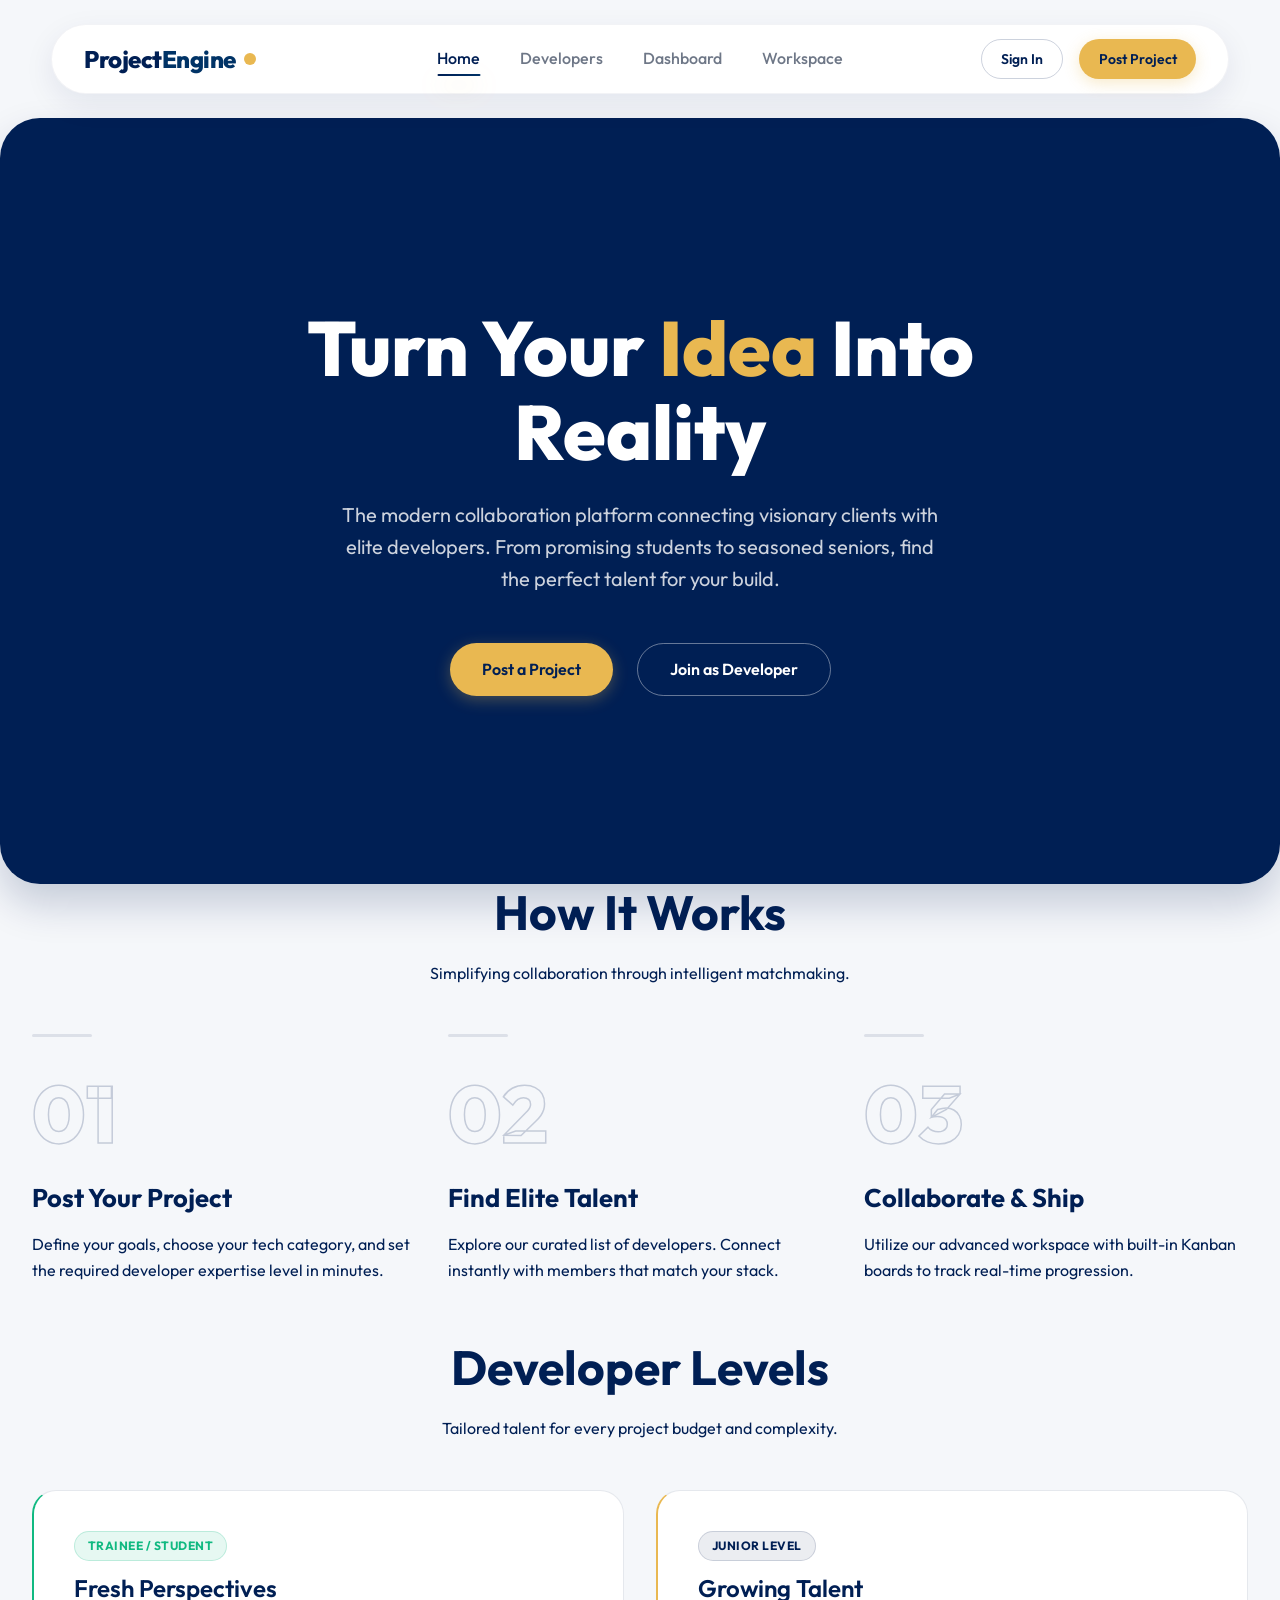
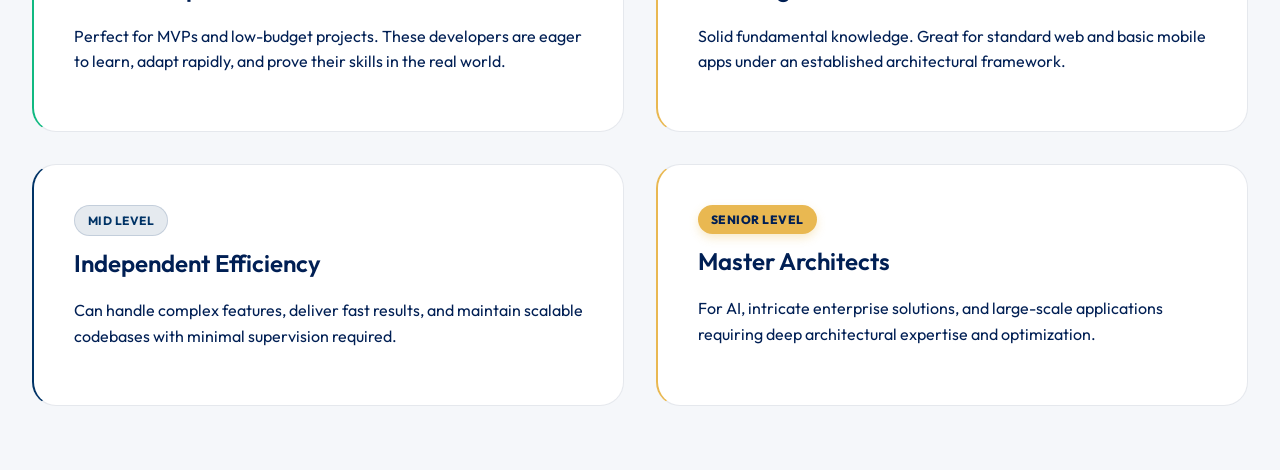
<file: index.html>
<!DOCTYPE html>
<html lang="en">
<head>
    <meta charset="UTF-8">
    <meta name="viewport" content="width=device-width, initial-scale=1.0">
    <title>ProjectEngine | Smart Project Collaboration</title>
    <meta name="description" content="Connect clients with developers of all levels. Turn your idea into reality.">
    <link rel="stylesheet" href="style.css">
</head>
<body>
    <nav class="navbar">
        <div class="logo">Project<span>Engine</span><div class="logo-dot"></div></div>
        <ul class="nav-links">
            <li><a href="index.html" class="nav-item active">Home</a></li>
            <li><a href="developers.html" class="nav-item">Developers</a></li>
            <li><a href="dashboard.html" class="nav-item">Dashboard</a></li>
            <li><a href="workspace.html" class="nav-item">Workspace</a></li>
        </ul>
        <div class="nav-actions">
            <a href="register.html" class="btn btn-outline btn-sm">Sign In</a>
            <a href="post-project.html" class="btn btn-primary btn-sm">Post Project</a>
        </div>
    </nav>

    <main class="main-content">
        <section class="hero container">
            <div class="hero-glow"></div>
            <div class="hero-content">
                <h1>Turn Your <span class="gradient-text">Idea</span> Into Reality</h1>
                <p class="hero-subtitle">The modern collaboration platform connecting visionary clients with elite developers. From promising students to seasoned seniors, find the perfect talent for your build.</p>
                <div class="hero-actions">
                    <a href="post-project.html" class="btn btn-primary">Post a Project</a>
                    <a href="register.html" class="btn btn-outline">Join as Developer</a>
                </div>
            </div>
        </section>

        <section class="container mb-8">
            <div class="text-center mb-8">
                <h2>How It <span class="gradient-text">Works</span></h2>
                <p class="text-secondary">Simplifying collaboration through intelligent matchmaking.</p>
            </div>
            <div class="grid grid-3">
                <div class="process-card">
                    <div class="process-number">01</div>
                    <div class="process-content">
                        <h3>Post Your Project</h3>
                        <p class="text-secondary">Define your goals, choose your tech category, and set the required developer expertise level in minutes.</p>
                    </div>
                </div>
                <div class="process-card">
                    <div class="process-number">02</div>
                    <div class="process-content">
                        <h3>Find Elite Talent</h3>
                        <p class="text-secondary">Explore our curated list of developers. Connect instantly with members that match your stack.</p>
                    </div>
                </div>
                <div class="process-card">
                    <div class="process-number">03</div>
                    <div class="process-content">
                        <h3>Collaborate & Ship</h3>
                        <p class="text-secondary">Utilize our advanced workspace with built-in Kanban boards to track real-time progression.</p>
                    </div>
                </div>
            </div>
        </section>

        <section class="container mt-8 mb-8">
            <div class="text-center mb-8">
                <h2>Developer <span class="gradient-text">Levels</span></h2>
                <p class="text-secondary">Tailored talent for every project budget and complexity.</p>
            </div>
            <div class="grid grid-2x2">
                <div class="card" style="border-left: 2px solid var(--success);">
                    <span class="level-badge badge-trainee mb-2">Trainee / Student</span>
                    <h3>Fresh Perspectives</h3>
                    <p class="text-secondary">Perfect for MVPs and low-budget projects. These developers are eager to learn, adapt rapidly, and prove their skills in the real world.</p>
                </div>
                <div class="card" style="border-left: 2px solid var(--accent);">
                    <span class="level-badge badge-junior mb-2">Junior Level</span>
                    <h3>Growing Talent</h3>
                    <p class="text-secondary">Solid fundamental knowledge. Great for standard web and basic mobile apps under an established architectural framework.</p>
                </div>
                <div class="card" style="border-left: 2px solid var(--primary-light);">
                    <span class="level-badge badge-mid mb-2">Mid Level</span>
                    <h3>Independent Efficiency</h3>
                    <p class="text-secondary">Can handle complex features, deliver fast results, and maintain scalable codebases with minimal supervision required.</p>
                </div>
                <div class="card" style="border-left: 2px solid var(--warning);">
                    <span class="level-badge badge-senior mb-2">Senior Level</span>
                    <h3>Master Architects</h3>
                    <p class="text-secondary">For AI, intricate enterprise solutions, and large-scale applications requiring deep architectural expertise and optimization.</p>
                </div>
            </div>
        </section>
    </main>
    <script src="script.js?v=2.0"></script>
</body>
</html>
</file>
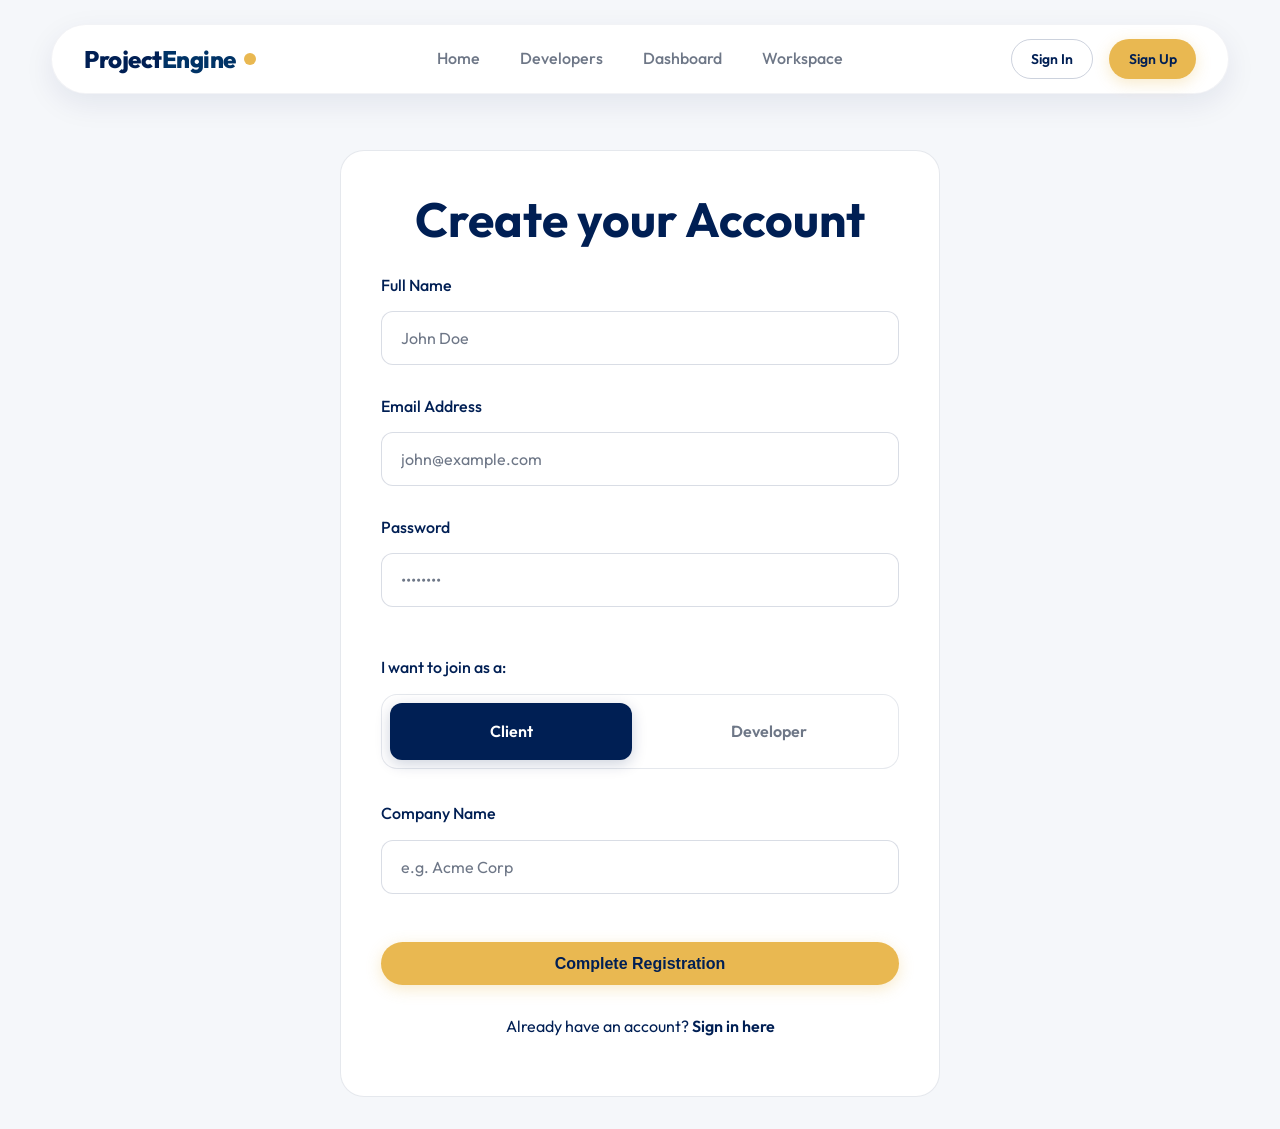
<file: dashboard.html>
<!DOCTYPE html>
<html lang="en">

<head>
    <meta charset="UTF-8">
    <meta name="viewport" content="width=device-width, initial-scale=1.0">
    <title>Dashboard | ProjectEngine</title>
    <meta name="description" content="View your active and pending projects.">
    <link rel="stylesheet" href="style.css">
</head>

<body>
    <nav class="navbar">
        <div class="logo">Project<span>Engine</span>
            <div class="logo-dot"></div>
        </div>
        <ul class="nav-links">
            <li><a href="index.html" class="nav-item">Home</a></li>
            <li><a href="developers.html" class="nav-item">Developers</a></li>
            <li><a href="dashboard.html" class="nav-item active">Dashboard</a></li>
            <li><a href="workspace.html" class="nav-item">Workspace</a></li>
        </ul>
        <div class="nav-actions">
            <div class="dev-avatar"
                style="width: 40px; height: 40px; border-radius: 50%; border: 2px solid var(--accent); font-size: 1rem; cursor: pointer;">
                CL</div>
        </div>
    </nav>

    <main class="main-content container">
        <div class="dashboard-layout">
            <aside class="sidebar card">
                <div class="text-center mb-4">
                    <div class="dev-avatar" style="margin: 0 auto 1rem; width: 80px; height: 80px;">CL</div>
                    <h3>Chris Client</h3>
                    <p class="text-secondary small">Product Owner</p>
                </div>
                <ul class="sidebar-menu">
                    <li><a href="#" class="sidebar-btn active" data-tab="projects-tab">My Projects</a></li>
                </ul>
                <div class="mt-4">
                    <a href="post-project.html" class="btn btn-primary btn-block mb-2">New Project</a>
                    <a href="settings.html" class="btn btn-outline btn-block">Profile Settings</a>
                </div>
            </aside>

            <div class="dashboard-content">
                <div style="display: flex; justify-content: space-between; align-items: center; margin-bottom: 2rem;">
                    <h2 style="margin-top: 0;">Active <span class="gradient-text">Projects</span></h2>
                </div>

                <div id="projects-tab" class="dashboard-tab active">
                    <div class="card mb-4" style="padding: 0; min-height: 300px; display: flex; flex-direction: column;"
                        id="project-list-container">
                        <div style="padding: 2rem; text-align: center;">
                            <span class="loading-spinner"></span> Loading your projects...
                        </div>
                    </div>
                </div>
            </div>
        </div>
    </main>
    <script src="script.js?v=2.0"></script>
</body>

</html>
</file>
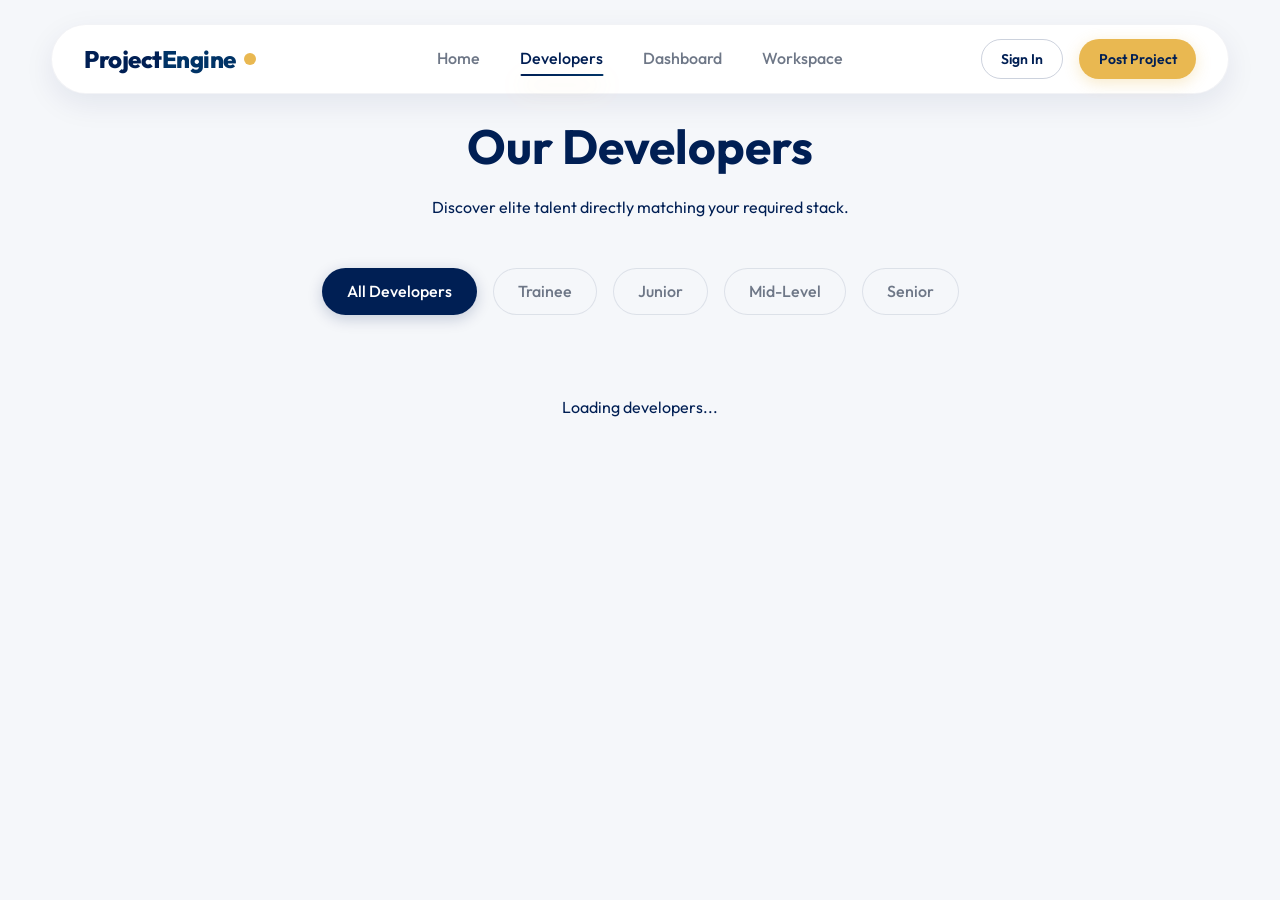
<file: developers.html>
<!DOCTYPE html>
<html lang="en">

<head>
    <meta charset="UTF-8">
    <meta name="viewport" content="width=device-width, initial-scale=1.0">
    <title>Developers | ProjectEngine</title>
    <meta name="description" content="Find the perfect developer for your project.">
    <link rel="stylesheet" href="style.css">
</head>

<body>
    <nav class="navbar">
        <div class="logo">Project<span>Engine</span>
            <div class="logo-dot"></div>
        </div>
        <ul class="nav-links">
            <li><a href="index.html" class="nav-item">Home</a></li>
            <li><a href="developers.html" class="nav-item active">Developers</a></li>
            <li><a href="dashboard.html" class="nav-item">Dashboard</a></li>
            <li><a href="workspace.html" class="nav-item">Workspace</a></li>
        </ul>
        <div class="nav-actions">
            <a href="register.html" class="btn btn-outline btn-sm">Sign In</a>
            <a href="post-project.html" class="btn btn-primary btn-sm">Post Project</a>
        </div>
    </nav>

    <main class="main-content container mt-8" style="min-width: 900px;">
        <div class="text-center mb-8">
            <h2>Our <span class="gradient-text">Developers</span></h2>
            <p class="text-secondary">Discover elite talent directly matching your required stack.</p>
        </div>

        <!-- CSS Only Filtering Logic -->
        <input type="radio" name="filter" id="filter-all" checked>
        <input type="radio" name="filter" id="filter-trainee">
        <input type="radio" name="filter" id="filter-junior">
        <input type="radio" name="filter" id="filter-mid">
        <input type="radio" name="filter" id="filter-senior">

        <div class="filter-container">
            <label for="filter-all" class="filter-btn">All Developers</label>
            <label for="filter-trainee" class="filter-btn">Trainee</label>
            <label for="filter-junior" class="filter-btn">Junior</label>
            <label for="filter-mid" class="filter-btn">Mid-Level</label>
            <label for="filter-senior" class="filter-btn">Senior</label>
        </div>

        <div class="grid grid-3" id="dev-grid">
            <div style="text-align: center; grid-column: 1 / -1; padding: 2rem;">Loading developers...</div>
        </div>
    </main>
    <script src="script.js?v=2.0"></script>
</body>

</html>
</file>
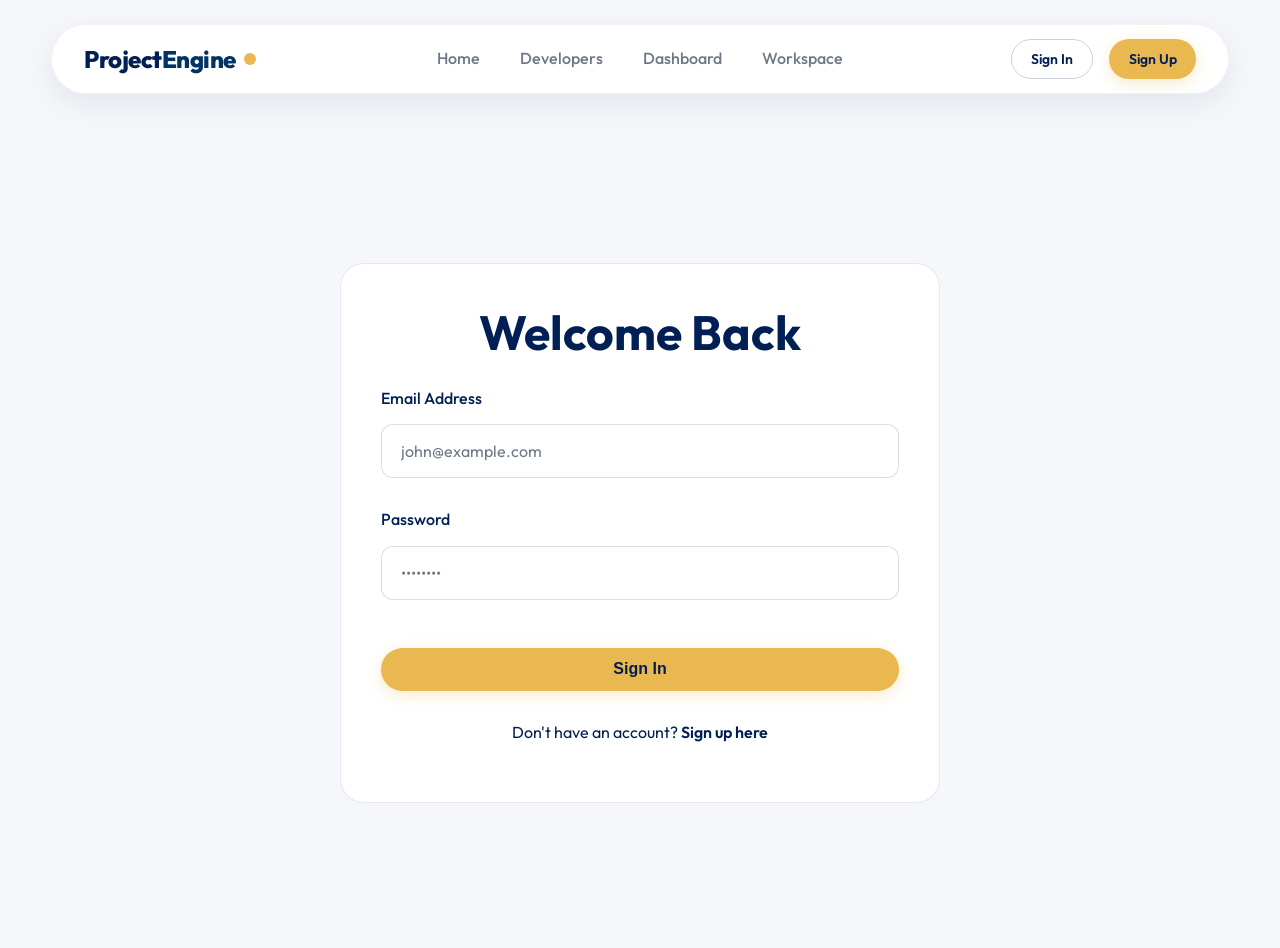
<file: login.html>
<!DOCTYPE html>
<html lang="en">
<head>
    <meta charset="UTF-8">
    <meta name="viewport" content="width=device-width, initial-scale=1.0">
    <title>Sign In | ProjectEngine</title>
    <meta name="description" content="Sign in to your ProjectEngine account.">
    <link rel="stylesheet" href="style.css">
    <style>
        .login-container {
            display: flex;
            align-items: center;
            justify-content: center;
            min-height: calc(100vh - var(--nav-height));
            padding: 2rem;
        }
    </style>
</head>
<body>
    <nav class="navbar">
        <div class="logo">Project<span>Engine</span><div class="logo-dot"></div></div>
        <ul class="nav-links">
            <li><a href="index.html" class="nav-item">Home</a></li>
            <li><a href="developers.html" class="nav-item">Developers</a></li>
            <li><a href="dashboard.html" class="nav-item">Dashboard</a></li>
            <li><a href="workspace.html" class="nav-item">Workspace</a></li>
        </ul>
        <div class="nav-actions">
            <a href="login.html" class="btn btn-outline btn-sm">Sign In</a>
            <a href="register.html" class="btn btn-primary btn-sm">Sign Up</a>
        </div>
    </nav>

    <main class="main-content login-container">
        <div class="form-container card" style="width: 100%;">
            <h2 class="text-center mb-4">Welcome <span class="gradient-text">Back</span></h2>
            <form id="login-form">
                <div class="form-group">
                    <label class="form-label">Email Address</label>
                    <input type="email" name="email" class="form-control" placeholder="john@example.com" required>
                </div>
                <div class="form-group">
                    <label class="form-label">Password</label>
                    <input type="password" name="password" class="form-control" placeholder="••••••••" required>
                </div>
                
                <div class="form-group mt-8">
                    <button type="submit" class="btn btn-primary btn-block">Sign In</button>
                </div>
                <div class="text-center mt-4">
                    <p class="text-secondary">Don't have an account? <a href="register.html" style="color: var(--primary); font-weight: 600;">Sign up here</a></p>
                </div>
            </form>
        </div>
    </main>
    <script src="script.js?v=2.0"></script>
</body>
</html>
</file>
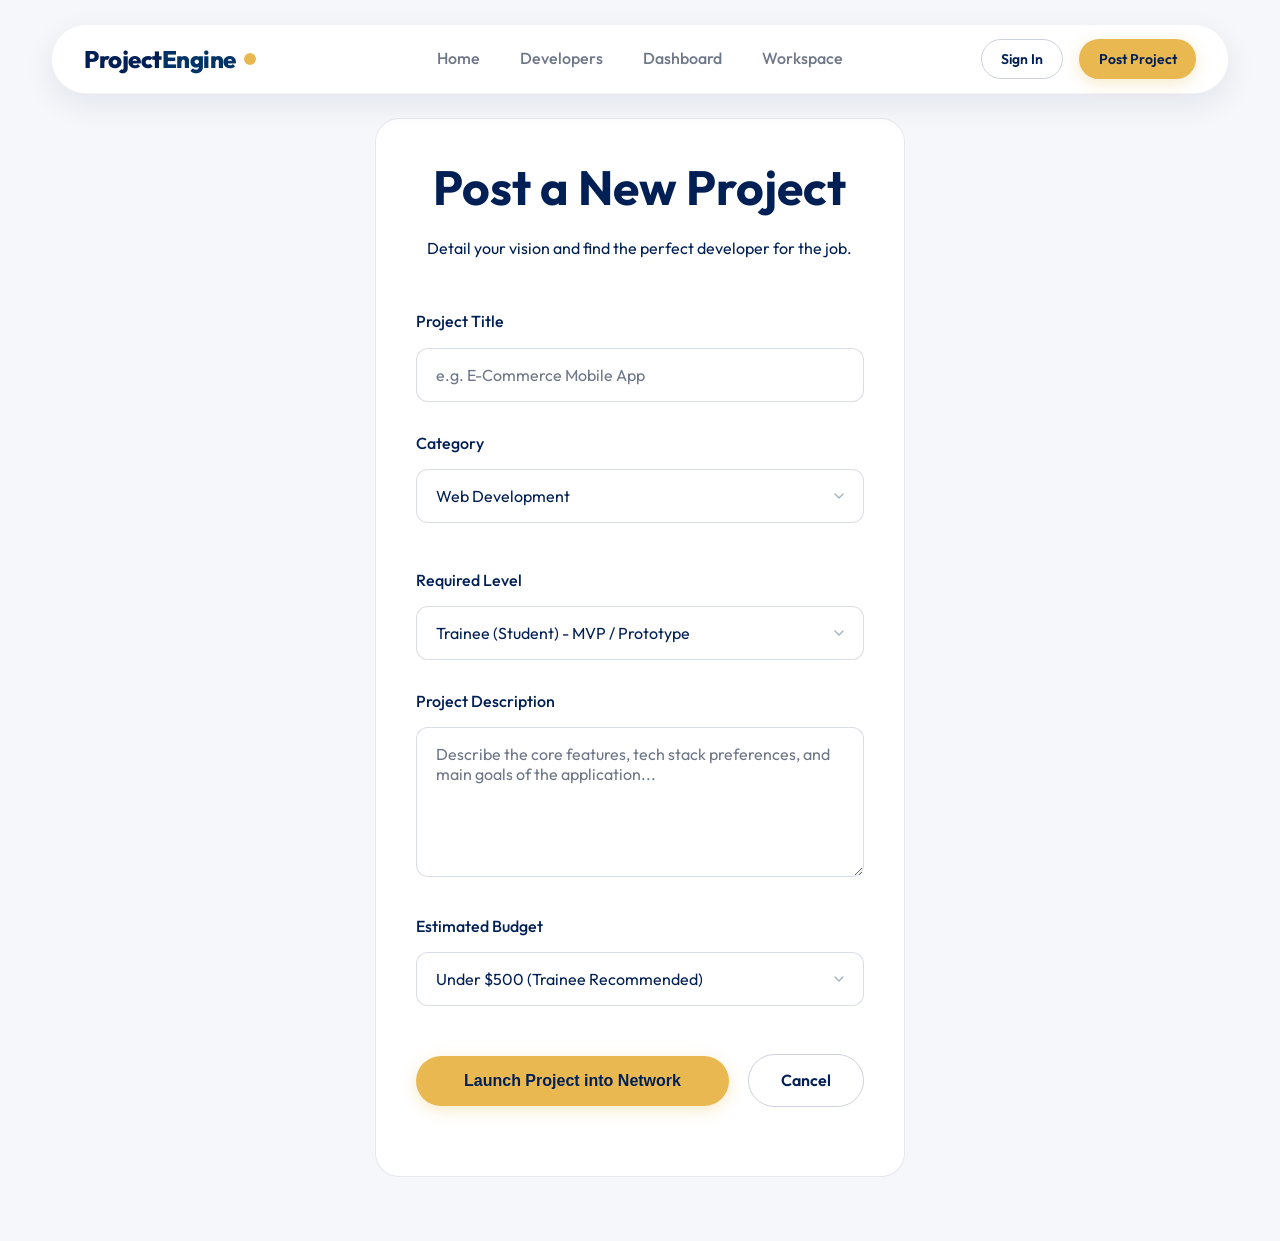
<file: post-project.html>
<!DOCTYPE html>
<html lang="en">
<head>
    <meta charset="UTF-8">
    <meta name="viewport" content="width=device-width, initial-scale=1.0">
    <title>Post a Project | ProjectEngine</title>
    <meta name="description" content="Post a new web, android or AI project.">
    <link rel="stylesheet" href="style.css">
</head>
<body>
    <nav class="navbar">
        <div class="logo">Project<span>Engine</span><div class="logo-dot"></div></div>
        <ul class="nav-links">
            <li><a href="index.html" class="nav-item">Home</a></li>
            <li><a href="developers.html" class="nav-item">Developers</a></li>
            <li><a href="dashboard.html" class="nav-item">Dashboard</a></li>
            <li><a href="workspace.html" class="nav-item">Workspace</a></li>
        </ul>
        <div class="nav-actions">
            <a href="register.html" class="btn btn-outline btn-sm">Sign In</a>
            <a href="post-project.html" class="btn btn-primary btn-sm">Post Project</a>
        </div>
    </nav>

    <main class="main-content container mt-8">
        <div class="form-container card" style="margin-left: auto; margin-right: auto; max-width: 800px;">
            <div class="text-center mb-8">
                <h2>Post a <span class="gradient-text">New Project</span></h2>
                <p class="text-secondary">Detail your vision and find the perfect developer for the job.</p>
            </div>
            
            <form action="dashboard.html">
                <div class="form-group">
                    <label class="form-label">Project Title</label>
                    <input type="text" name="title" class="form-control" placeholder="e.g. E-Commerce Mobile App" required>
                </div>
                
                <div class="grid grid-2" style="gap: 1rem;">
                    <div class="form-group">
                        <label class="form-label">Category</label>
                        <select class="form-control">
                            <option>Web Development</option>
                            <option>Android / iOS App</option>
                            <option>AI / Machine Learning</option>
                            <option>UI/UX Design</option>
                        </select>
                    </div>
                    <div class="form-group">
                        <label class="form-label">Required Level</label>
                        <select name="required_level" class="form-control">
                            <option value="Trainee">Trainee (Student) - MVP / Prototype</option>
                            <option value="Junior">Junior - Standard Application</option>
                            <option value="Mid">Mid-Level - Complex & Scalable</option>
                            <option value="Senior">Senior - Enterprise & Architecture</option>
                        </select>
                    </div>
                </div>
                
                <div class="form-group">
                    <label class="form-label">Project Description</label>
                    <textarea name="description" class="form-control" placeholder="Describe the core features, tech stack preferences, and main goals of the application..." required></textarea>
                </div>
                
                <div class="form-group">
                    <label class="form-label">Estimated Budget</label>
                    <select name="budget_tier" class="form-control">
                        <option value="Under $500">Under $500 (Trainee Recommended)</option>
                        <option value="$500 - $2,000">$500 - $2,000</option>
                        <option value="$2,000 - $5,000">$2,000 - $5,000</option>
                        <option value="$5,000+">$5,000+</option>
                    </select>
                </div>
                
                <div class="form-group mt-8">
                    <button type="submit" class="btn btn-primary" style="padding: 1rem 3rem;">Launch Project into Network</button>
                    <a href="index.html" class="btn btn-outline" style="margin-left: 1rem;">Cancel</a>
                </div>
            </form>
        </div>
    </main>
    <script src="script.js?v=2.0"></script>
</body>
</html>
</file>
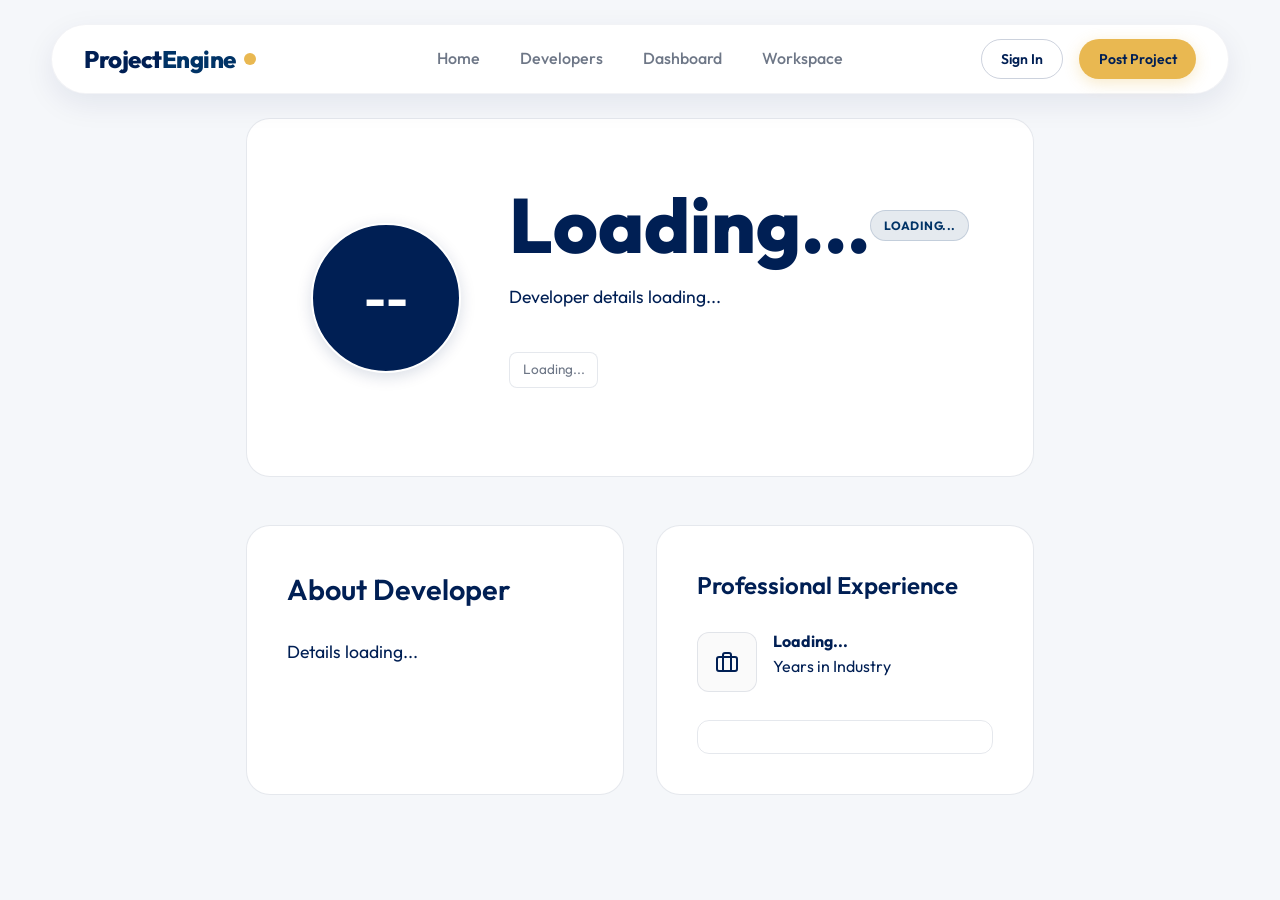
<file: profile.html>
<!DOCTYPE html>
<html lang="en">
<head>
    <meta charset="UTF-8">
    <meta name="viewport" content="width=device-width, initial-scale=1.0">
    <title>Developer Profile | ProjectEngine</title>
    <meta name="description" content="View developer profile and collaboration options.">
    <link rel="stylesheet" href="style.css">
</head>
<body>
    <nav class="navbar">
        <div class="logo">Project<span>Engine</span><div class="logo-dot"></div></div>
        <ul class="nav-links">
            <li><a href="index.html" class="nav-item">Home</a></li>
            <li><a href="developers.html" class="nav-item">Developers</a></li>
            <li><a href="dashboard.html" class="nav-item">Dashboard</a></li>
            <li><a href="workspace.html" class="nav-item">Workspace</a></li>
        </ul>
        <div class="nav-actions">
            <a href="register.html" class="btn btn-outline btn-sm">Sign In</a>
            <a href="post-project.html" class="btn btn-primary btn-sm">Post Project</a>
        </div>
    </nav>

    <main class="main-content container mt-8">
        <div class="card profile-hero mb-8" style="display: flex; gap: 3rem; align-items: center; padding: 4rem;">
            <div class="dev-avatar" id="prof-avatar" style="width: 150px; height: 150px; font-size: 3rem; flex-shrink: 0;">--</div>
            <div style="flex: 1;">
                <div style="display: flex; justify-content: space-between; align-items: center; margin-bottom: 0.5rem;">
                    <h1 id="prof-name" style="margin-bottom: 0;">Loading...</h1>
                    <span class="level-badge badge-mid" id="prof-level">Loading...</span>
                </div>
                <h3 id="prof-title" style="color: var(--primary); margin-bottom: 1rem; font-weight: 500;"></h3>
                <p class="text-secondary" style="font-size: 1.1rem; max-width: 800px;" id="prof-desc">Developer details loading...</p>
                
                <div id="prof-links" style="display: flex; gap: 1rem; margin-top: 1rem; flex-wrap: wrap;"></div>
                
                <div class="skills-container mt-4" id="prof-skills">
                    <span class="skill-tag">Loading...</span>
                </div>
                <div class="mt-8" id="hire-action-container" style="display: none;">
                    <select id="hire-project-select" class="form-control" style="width: 300px; display: inline-block; margin-right: 1rem;">
                        <option value="">Select Project</option>
                    </select>
                    <button class="btn btn-primary" id="btn-hire">Hire Developer</button>
                    <span id="hire-status" style="margin-left: 1rem; font-weight: 600;"></span>
                </div>
            </div>
        </div>

        <div class="grid grid-2">
            <div class="card">
                <h3 id="dyn-about-title" style="font-size: 1.8rem; margin-bottom: 1.5rem;">About Developer</h3>
                <div id="dyn-bio" class="text-secondary" style="font-size: 1.1rem; line-height: 1.8;">Details loading...</div>
            </div>
            
            <div class="card">
                <h3>Professional Experience</h3>
                <div id="dyn-experience-widget" style="margin-top: 1.5rem;">
                    <div style="display: flex; align-items: center; gap: 1rem; margin-bottom: 1.5rem;">
                        <div style="width: 60px; height: 60px; background: rgba(0,0,0,0.02); border: 1px solid var(--border-color); border-radius: 12px; display: flex; align-items: center; justify-content: center; color: var(--primary);">
                            <svg width="24" height="24" viewBox="0 0 24 24" fill="none" stroke="currentColor" stroke-width="2" stroke-linecap="round" stroke-linejoin="round"><rect x="2" y="7" width="20" height="14" rx="2" ry="2"></rect><path d="M16 21V5a2 2 0 0 0-2-2h-4a2 2 0 0 0-2 2v16"></path></svg>
                        </div>
                        <div>
                            <h4 id="dyn-exp-years">Loading...</h4>
                            <p class="text-secondary small">Years in Industry</p>
                        </div>
                    </div>
                    <div style="padding: 1rem; background: var(--bg-secondary); border-radius: 12px; border: 1px solid var(--border-color);">
                        <p id="dyn-exp-desc" style="margin: 0; font-size: 0.95rem;"></p>
                    </div>
                </div>
            </div>
        </div>
    </main>

    <script src="script.js?v=2.0"></script>
</body>
</html>
</file>
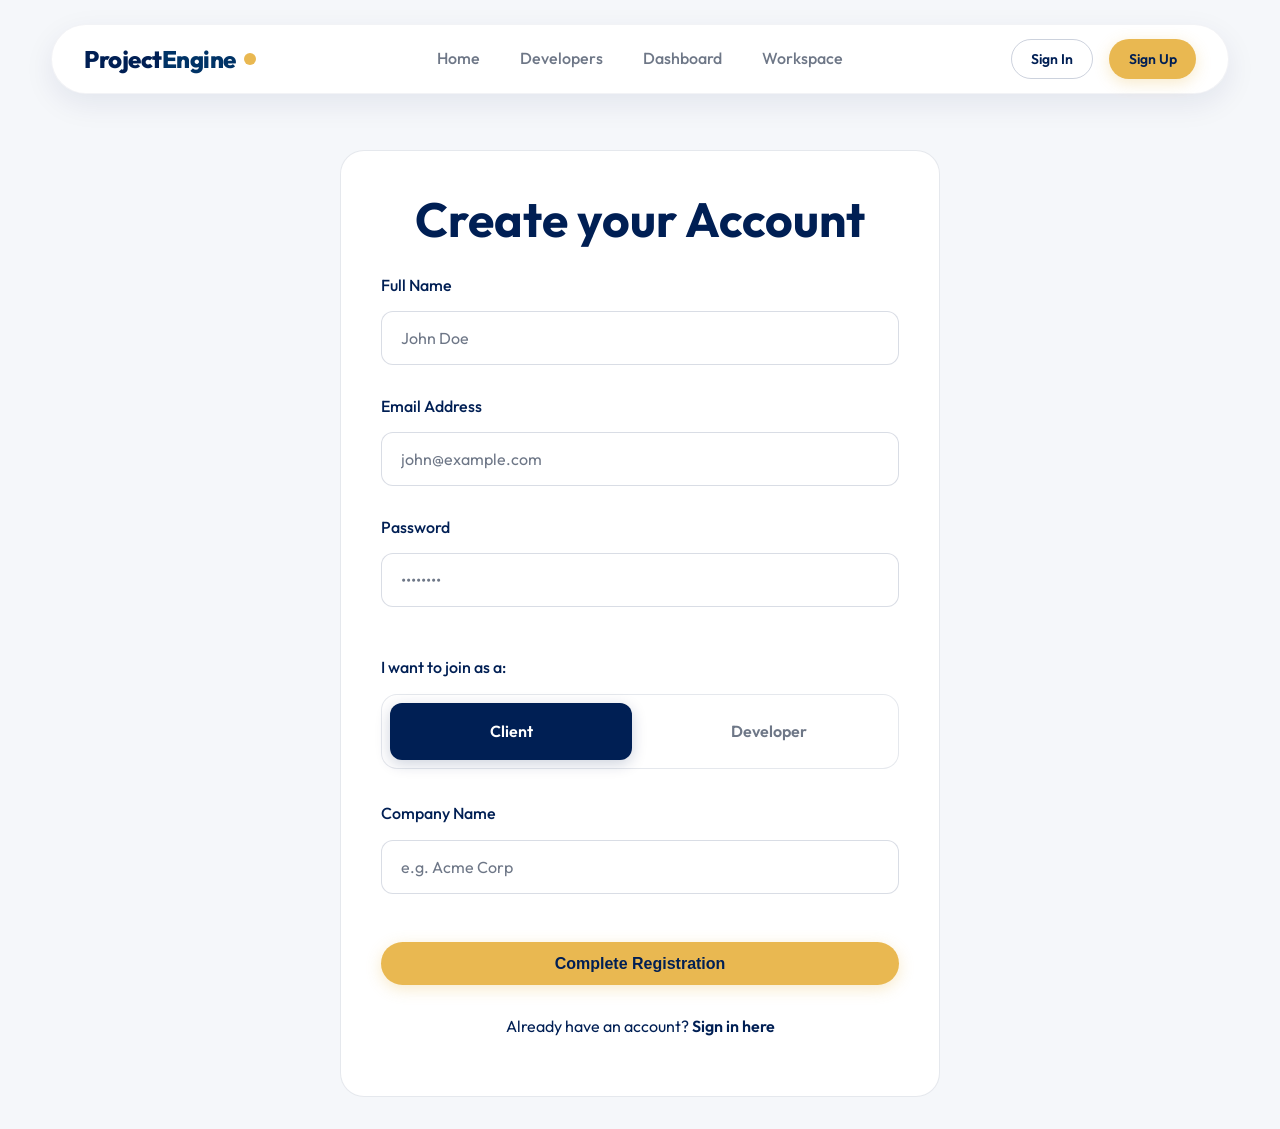
<file: register.html>
<!DOCTYPE html>
<html lang="en">
<head>
    <meta charset="UTF-8">
    <meta name="viewport" content="width=device-width, initial-scale=1.0">
    <title>Register | ProjectEngine</title>
    <meta name="description" content="Register as a client or developer on ProjectEngine.">
    <link rel="stylesheet" href="style.css">
    <style>
        .register-container {
            display: flex;
            align-items: center;
            justify-content: center;
            min-height: calc(100vh - var(--nav-height));
            padding: 2rem;
        }
    </style>
</head>
<body>
    <nav class="navbar">
        <div class="logo">Project<span>Engine</span><div class="logo-dot"></div></div>
        <ul class="nav-links">
            <li><a href="index.html" class="nav-item">Home</a></li>
            <li><a href="developers.html" class="nav-item">Developers</a></li>
            <li><a href="dashboard.html" class="nav-item">Dashboard</a></li>
            <li><a href="workspace.html" class="nav-item">Workspace</a></li>
        </ul>
        <div class="nav-actions">
            <a href="login.html" class="btn btn-outline btn-sm">Sign In</a>
            <a href="register.html" class="btn btn-primary btn-sm">Sign Up</a>
        </div>
    </nav>

    <main class="main-content register-container">
        <div class="form-container card" style="width: 100%;">
            <h2 class="text-center mb-4">Create your <span class="gradient-text">Account</span></h2>
            <form action="dashboard.html">
                <div class="form-group">
                    <label class="form-label">Full Name</label>
                    <input type="text" name="full_name" class="form-control" placeholder="John Doe" required>
                </div>
                <div class="form-group">
                    <label class="form-label">Email Address</label>
                    <input type="email" name="email" class="form-control" placeholder="john@example.com" required>
                </div>
                <div class="form-group">
                    <label class="form-label">Password</label>
                    <input type="password" name="password" class="form-control" placeholder="••••••••" required>
                </div>
                
                <div class="form-group mt-8">
                    <label class="form-label mb-2">I want to join as a:</label>
                    <div class="role-tabs">
                        <input type="radio" name="role" id="role-client" value="Client" checked>
                        <label for="role-client">Client</label>
                        
                        <input type="radio" name="role" id="role-dev" value="Developer">
                        <label for="role-dev">Developer</label>
                    </div>
                    
                    <div class="client-fields mt-4">
                        <div class="form-group">
                            <label class="form-label">Company Name</label>
                            <input type="text" name="company_name" class="form-control" placeholder="e.g. Acme Corp">
                        </div>
                    </div>
                    <div class="dev-fields mt-4" style="display: none;">
                        <div class="form-group">
                            <label class="form-label">Select Your Level</label>
                            <select name="level" class="form-control">
                                <option value="Trainee">Trainee (Student)</option>
                                <option value="Junior">Junior</option>
                                <option value="Mid">Mid-Level</option>
                                <option value="Senior">Senior</option>
                            </select>
                        </div>
                        <div class="form-group">
                            <label class="form-label">Core Skills</label>
                            <input type="text" name="skills" class="form-control" placeholder="e.g. React, Node.js, Python (comma separated)">
                        </div>
                        <div class="form-group mt-3">
                            <label class="form-label">Job Title</label>
                            <input type="text" name="job_title" class="form-control" placeholder="e.g. Full Stack Developer">
                        </div>
                        <div class="form-group mt-3">
                            <label class="form-label">Hourly Rate ($)</label>
                            <input type="number" name="hourly_rate" class="form-control" placeholder="e.g. 45" min="0" step="1">
                        </div>
                        <div class="form-group mt-3">
                            <label class="form-label">Portfolio URL</label>
                            <input type="url" name="portfolio_url" class="form-control" placeholder="https://myportfolio.com">
                        </div>
                        <div class="form-group mt-3">
                            <label class="form-label">GitHub URL</label>
                            <input type="url" name="github_url" class="form-control" placeholder="https://github.com/username">
                        </div>
                        <div class="form-group mt-3">
                            <label class="form-label">LinkedIn URL</label>
                            <input type="url" name="linkedin_url" class="form-control" placeholder="https://linkedin.com/in/username">
                        </div>
                        <div class="form-group mt-3">
                            <label class="form-label">About Me (Bio)</label>
                            <textarea name="bio" class="form-control" placeholder="Tell us about yourself..." style="min-height: 100px; resize: vertical;"></textarea>
                        </div>
                    </div>
                </div>
                
                <div class="form-group mt-8">
                    <button type="submit" class="btn btn-primary btn-block">Complete Registration</button>
                </div>
                <div class="text-center mt-4">
                    <p class="text-secondary">Already have an account? <a href="login.html" style="color: var(--primary); font-weight: 600;">Sign in here</a></p>
                </div>
            </form>
        </div>
    </main>
    <script src="script.js?v=2.0"></script>
</body>
</html>
</file>
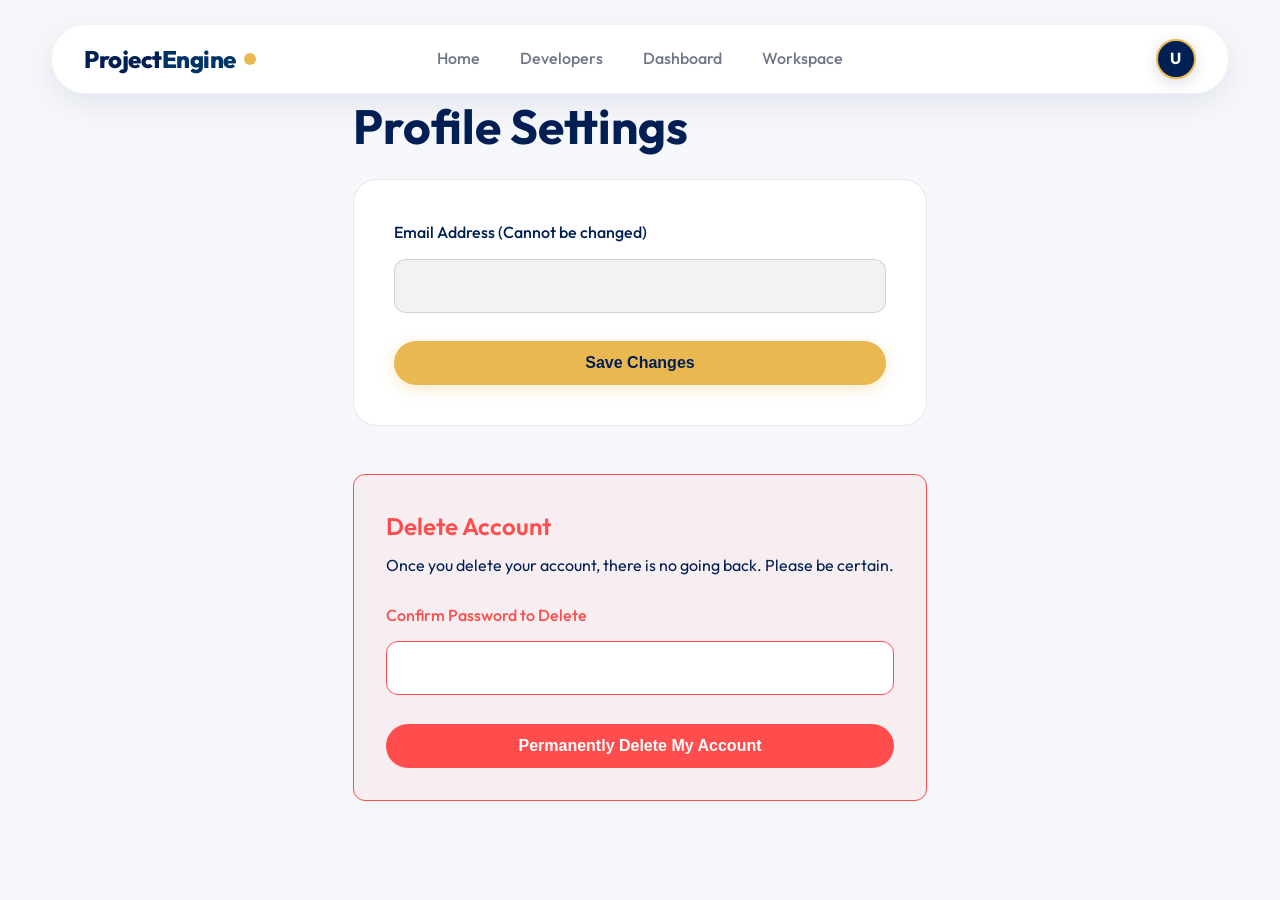
<file: settings.html>
<!DOCTYPE html>
<html lang="en">

<head>
    <meta charset="UTF-8">
    <meta name="viewport" content="width=device-width, initial-scale=1.0">
    <title>Settings | ProjectEngine</title>
    <link rel="stylesheet" href="style.css">
    <style>
        .settings-container {
            max-width: 800px;
            margin: 0 auto;
        }

        .danger-zone {
            border: 1px solid #ff4d4d;
            border-radius: 12px;
            padding: 2rem;
            margin-top: 3rem;
            background: rgba(255, 77, 77, 0.05);
        }

        .danger-zone h3 {
            color: #ff4d4d;
        }
    </style>
</head>

<body>
    <nav class="navbar">
        <div class="logo">Project<span>Engine</span>
            <div class="logo-dot"></div>
        </div>
        <ul class="nav-links">
            <li><a href="index.html" class="nav-item">Home</a></li>
            <li><a href="developers.html" class="nav-item">Developers</a></li>
            <li><a href="dashboard.html" class="nav-item">Dashboard</a></li>
            <li><a href="workspace.html" class="nav-item">Workspace</a></li>
        </ul>
        <div class="nav-actions">
            <div class="dev-avatar"
                style="width: 40px; height: 40px; border-radius: 50%; border: 2px solid var(--accent); font-size: 1rem; cursor: pointer;">
                U</div>
        </div>
    </nav>

    <main class="main-content settings-container mt-8">
        <h2 class="mb-4" style="margin-top: 17%;">Profile <span class="gradient-text">Settings</span></h2>

        <div class="card">
            <form id="update-profile-form">
                <div class="form-group mb-4">
                    <label class="form-label">Email Address (Cannot be changed)</label>
                    <input type="email" id="set-email" class="form-control" disabled
                        style="background: rgba(0,0,0,0.05);">
                </div>

                <!-- Client Fields -->
                <div id="settings-client-fields" style="display: none;">
                    <div class="form-group mb-4">
                        <label class="form-label">Company Name</label>
                        <input type="text" name="company_name" id="set-company" class="form-control">
                    </div>
                    <div class="form-group mb-4">
                        <label class="form-label">Contact Number</label>
                        <input type="text" name="contact_number" id="set-contact" class="form-control">
                    </div>
                </div>

                <!-- Developer Fields -->
                <div id="settings-dev-fields" style="display: none;">
                    <div class="form-group mb-4">
                        <label class="form-label">Full Name</label>
                        <input type="text" name="full_name" id="set-fullname" class="form-control">
                    </div>
                    <div class="form-group mb-4">
                        <label class="form-label">Level</label>
                        <select name="level" id="set-level" class="form-control">
                            <option value="Trainee">Trainee</option>
                            <option value="Junior">Junior</option>
                            <option value="Mid">Mid-Level</option>
                            <option value="Senior">Senior</option>
                        </select>
                    </div>
                    <div class="form-group mb-4">
                        <label class="form-label">Job Title</label>
                        <input type="text" name="job_title" id="set-jobtitle" class="form-control">
                    </div>
                    <div class="form-group mb-4">
                        <label class="form-label">Hourly Rate ($)</label>
                        <input type="number" name="hourly_rate" id="set-rate" class="form-control" min="0">
                    </div>
                    <div class="form-group mb-4">
                        <label class="form-label">Core Skills (comma separated)</label>
                        <input type="text" name="skills" id="set-skills" class="form-control">
                    </div>
                    <div class="form-group mb-4">
                        <label class="form-label">GitHub URL</label>
                        <input type="url" name="github_url" id="set-github" class="form-control">
                    </div>
                    <div class="form-group mb-4">
                        <label class="form-label">LinkedIn URL</label>
                        <input type="url" name="linkedin_url" id="set-linkedin" class="form-control">
                    </div>
                    <div class="form-group mb-4">
                        <label class="form-label">Portfolio URL</label>
                        <input type="url" name="portfolio_url" id="set-portfolio" class="form-control">
                    </div>
                    <div class="form-group mb-4">
                        <label class="form-label">About Me (Bio)</label>
                        <textarea name="bio" id="set-bio" class="form-control" style="min-height: 100px;"></textarea>
                    </div>
                </div>

                <button type="submit" class="btn btn-primary" style="width: 100%;">Save Changes</button>
            </form>
        </div>

        <div class="danger-zone">
            <h3 class="mb-2">Delete Account</h3>
            <p class="text-secondary mb-4">Once you delete your account, there is no going back. Please be certain.</p>
            <form id="delete-account-form">
                <div class="form-group mb-4">
                    <label class="form-label" style="color: #ff4d4d;">Confirm Password to Delete</label>
                    <input type="password" name="password" class="form-control" required style="border-color: #ff4d4d;">
                </div>
                <button type="submit" class="btn"
                    style="background: #ff4d4d; color: white; border: none; width: 100%;">Permanently Delete My
                    Account</button>
            </form>
        </div>
    </main>
    <script src="script.js?v=2.0"></script>
</body>

</html>
</file>
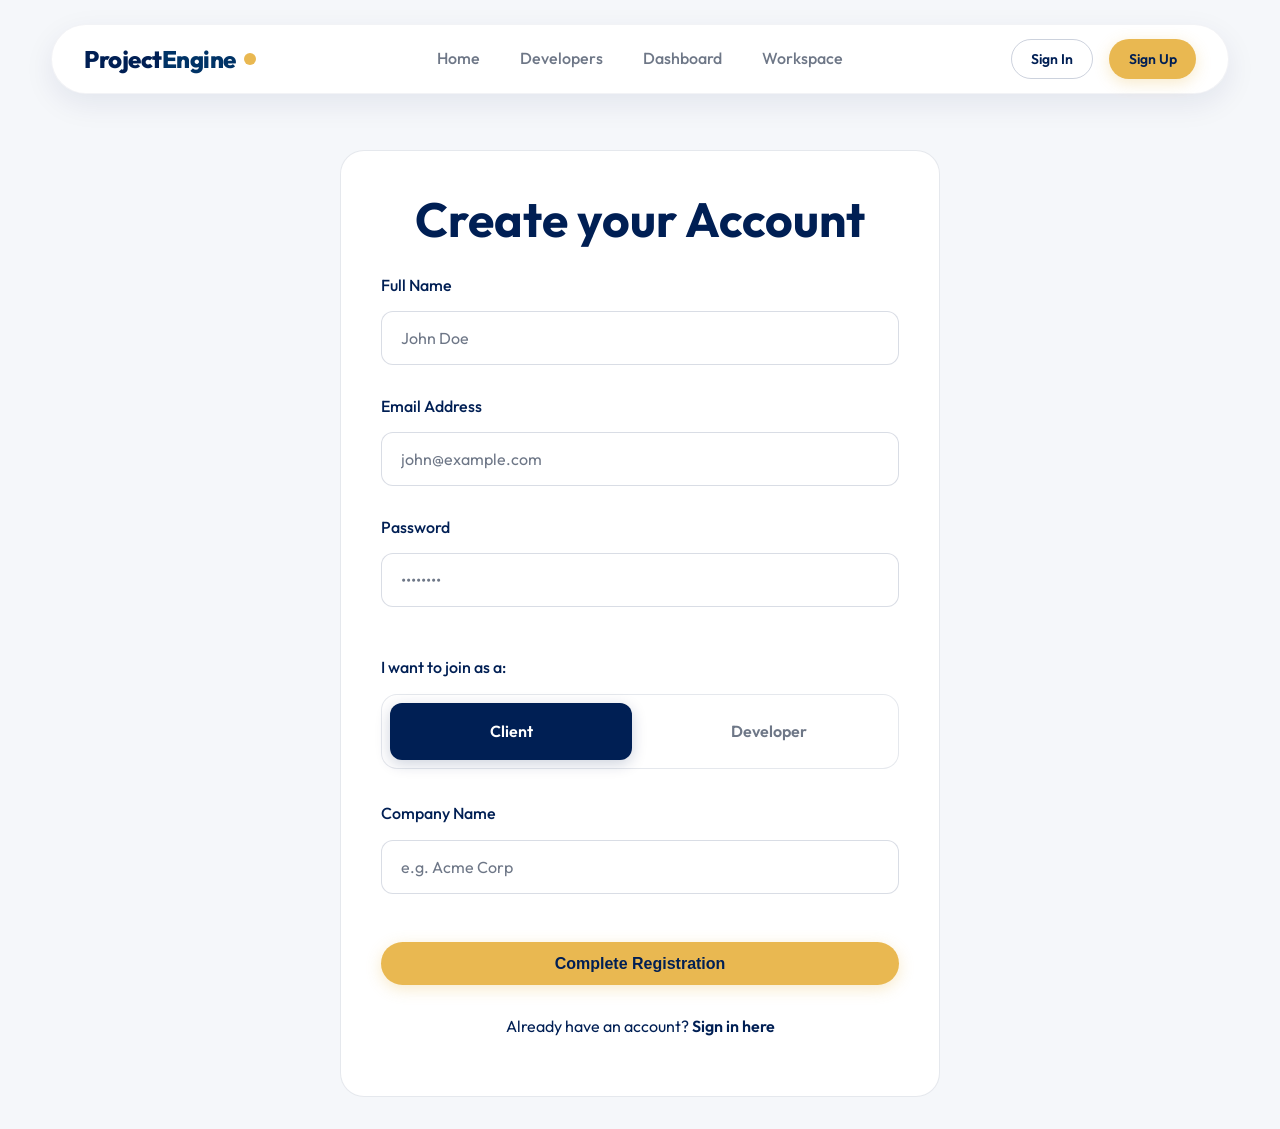
<file: workspace.html>
<!DOCTYPE html>
<html lang="en">
<head>
    <meta charset="UTF-8">
    <meta name="viewport" content="width=device-width, initial-scale=1.0">
    <title>Workspace | ProjectEngine</title>
    <meta name="description" content="Project workspace, tracking and collaboration map.">
    <link rel="stylesheet" href="style.css">
    <style>
        .pulse-indicator {
            width: 8px; height: 8px; border-radius: 50%;
            background-color: var(--warning);
            box-shadow: 0 0 10px var(--warning);
            animation: pulse-warn 1.5s infinite;
            display: inline-block;
            margin-left: 0.5rem;
        }
        @keyframes pulse-warn {
            0% { box-shadow: 0 0 0 0 rgba(245, 158, 11, 0.7); }
            70% { box-shadow: 0 0 0 10px rgba(245, 158, 11, 0); }
            100% { box-shadow: 0 0 0 0 rgba(245, 158, 11, 0); }
        }
    </style>
</head>
<body>
    <nav class="navbar">
        <div class="logo">Project<span>Engine</span><div class="logo-dot"></div></div>
        <ul class="nav-links">
            <li><a href="index.html" class="nav-item">Home</a></li>
            <li><a href="developers.html" class="nav-item">Developers</a></li>
            <li><a href="dashboard.html" class="nav-item">Dashboard</a></li>
            <li><a href="workspace.html" class="nav-item active">Workspace</a></li>
        </ul>
        <div class="nav-actions">
            <a href="dashboard.html" class="btn btn-outline btn-sm">Leave Workspace</a>
        </div>
    </nav>

    <main class="main-content container mt-8">
        <div class="card mb-8">
            <div style="display: flex; justify-content: space-between; align-items: flex-start;">
                <div>
                    <h2>Project: <span class="gradient-text" id="ws-project-title-unique">Fetching...</span></h2>
                    <p class="text-secondary" style="font-size:1.1rem;" id="ws-partner-text">Real-time collaboration workspace.</p>
                </div>
                <div class="level-badge badge-junior" style="font-size: 0.9rem;" id="ws-project-level">Loading...</div>
            </div>
            
            <div class="progress-container">
                <div style="display: flex; justify-content: space-between; margin-bottom: 0.5rem;">
                    <span style="font-weight: 600;">Overall Sprint Completion</span>
                    <span style="font-weight: 800; color: var(--accent);" id="ws-progress-text">0%</span>
                </div>
                <div class="progress-track">
                    <div class="progress-fill" id="ws-progress-bar" style="width: 0%;"></div>
                </div>
            </div>
        </div>

        <div class="kanban-board">
            <div class="kanban-column">
                <div class="column-header">
                    <h3>To Do / Backlog</h3>
                    <span class="task-count" id="count-todo">0</span>
                </div>
                <div id="add-task-container" style="text-align: center; margin-bottom: 1rem; display: none;">
                    <button class="btn btn-outline btn-sm" onclick="addTask()" style="width: 100%; border-style: dashed;">+ Add Task</button>
                </div>
                <div id="tasks-todo"></div>
            </div>
            
            <div class="kanban-column">
                <div class="column-header">
                    <h3 style="display:flex; align-items:center;">In Progress <div class="pulse-indicator"></div></h3>
                    <span class="task-count" id="count-inprogress">0</span>
                </div>
                <div id="tasks-inprogress"></div>
            </div>
            
            <div class="kanban-column">
                <div class="column-header">
                    <h3>Done</h3>
                    <span class="task-count" id="count-done">0</span>
                </div>
                <div id="tasks-done"></div>
            </div>
        </div>

        <button id="chat-toggle-btn" class="chat-toggle-btn">💬</button>
        <div class="chat-widget" id="chat-widget">
            <div class="chat-header">
                <div class="dev-avatar" id="chat-avatar" style="width: 40px; height: 40px; font-size: 1rem; border: none; box-shadow: none;">PR</div>
                <div style="flex: 1;">
                    <h4 style="margin:0; font-size:1rem;" id="ws-chat-name">Partner</h4>
                    <span style="font-size:0.75rem; color:var(--success);">● Online</span>
                </div>
                <button id="chat-close-btn" style="background:none; border:none; font-size:1.2rem; cursor:pointer; color:var(--text-secondary);">&times;</button>
            </div>
            <div class="chat-messages" id="chat-messages-container">
                <div style="text-align:center; color: var(--text-secondary); margin-top: 2rem;">Loading messages...</div>
            </div>
            <div class="chat-input" style="padding: 1rem; background: rgba(255, 255, 255, 0.9); display: flex; align-items: center;">
                <input id="ws-chat-input" type="text" placeholder="Type your message..." style="border: 1px solid var(--border-color); padding: 0.75rem; border-radius: 20px; outline: none; flex: 1; background: rgba(0, 0, 0, 0.03); color: var(--text-primary);">
                <button id="ws-chat-send" class="btn btn-primary" style="padding: 0.5rem 1rem; border-radius:20px; margin-left:10px; flex-shrink: 0;">Send</button>
            </div>
        </div>
    </main>
    <script src="script.js?v=2.0"></script>
</body>
</html>
</file>
<file: style.css>
/* Base Styles & Variables */
@import url('https://fonts.googleapis.com/css2?family=Outfit:wght@300;400;500;600;700;800&display=swap');

:root {
  --bg-color: #F5F7FA;
  --bg-card: #FFFFFF;
  --bg-card-hover: #FFFFFF;
  --primary: #001F54;
  --primary-light: #003366;
  --accent: #E9B851;
  --primary-gradient: linear-gradient(135deg, #001F54, #003366);
  --accent-glow: 0 10px 25px rgba(233, 184, 81, 0.4);
  --text-primary: #001F54;
  --text-secondary: #6E7787;
  --border-color: rgba(0, 31, 84, 0.1);
  --border-glow: rgba(0, 31, 84, 0.15);
  --font-family: 'Outfit', sans-serif;
  --nav-height: 70px;
  
  --success: #10b981;
  --warning: #E9B851;
  --danger: #ef4444;
}

* {
  margin: 0;
  padding: 0;
  box-sizing: border-box;
}

body {
  font-family: var(--font-family);
  background-color: var(--bg-color);
  color: var(--text-primary);
  line-height: 1.6;
  min-height: 100vh;
  display: flex;
  flex-direction: column;
  overflow-x: hidden;
}

a {
  text-decoration: none;
  color: inherit;
  transition: all 0.3s ease;
}

ul {
  list-style: none;
}

/* Typography */
h1 { font-size: clamp(3rem, 6vw, 5rem); line-height: 1.1; font-weight: 800; margin-bottom: 1.5rem; }
h2 { font-size: clamp(2rem, 4vw, 3rem); line-height: 1.2; font-weight: 700; margin-bottom: 1.2rem; }
h3 { font-size: 1.5rem; font-weight: 600; margin-bottom: 1rem; }
p { margin-bottom: 1rem; }

.gradient-text {
  color: var(--primary);
}

.text-center { text-align: center; }
.mb-2 { margin-bottom: 0.5rem; }
.mb-4 { margin-bottom: 1.5rem; }
.mb-8 { margin-bottom: 3rem; }
.mt-4 { margin-top: 1.5rem; }
.mt-8 { margin-top: 3rem; }

/* Buttons */
.btn {
  display: inline-flex;
  align-items: center;
  justify-content: center;
  padding: 0.8rem 2rem;
  border-radius: 50px;
  font-weight: 600;
  font-size: 1rem;
  cursor: pointer;
  border: none;
  transition: all 0.3s cubic-bezier(0.4, 0, 0.2, 1);
  gap: 0.5rem;
}

.btn-primary {
  background: var(--accent);
  color: var(--primary);
  box-shadow: 0 4px 15px rgba(233, 184, 81, 0.3);
}

.btn-primary:hover {
  transform: translateY(-2px);
  box-shadow: var(--accent-glow);
}

.btn-outline {
  background: transparent;
  color: var(--primary);
  border: 1px solid rgba(0, 31, 84, 0.2);
  backdrop-filter: blur(5px);
}

.btn-outline:hover {
  border-color: var(--primary);
  color: #FFFFFF;
  box-shadow: 0 0 15px var(--border-glow);
  background: var(--primary);
}

.hero .btn-outline {
  color: #FFFFFF;
  border-color: rgba(255, 255, 255, 0.4);
}

.hero .btn-outline:hover {
  background: #FFFFFF;
  color: var(--primary);
  border-color: #FFFFFF;
  box-shadow: 0 0 20px rgba(255, 255, 255, 0.3);
}

.btn-sm {
  padding: 0.5rem 1.2rem;
  font-size: 0.875rem;
}

.btn-block {
  width: 100%;
}

/* Cards */
.card {
  background: var(--bg-card);
  backdrop-filter: blur(12px);
  -webkit-backdrop-filter: blur(12px);
  border: 1px solid var(--border-color);
  border-radius: 24px;
  padding: 2.5rem;
  transition: all 0.4s cubic-bezier(0.4, 0, 0.2, 1);
  position: relative;
  overflow: hidden;
}

.card::before {
  content: '';
  position: absolute;
  top: 0; left: 0; right: 0; height: 1px;
  background: linear-gradient(90deg, transparent, rgba(255,255,255,0.2), transparent);
  opacity: 0;
  transition: opacity 0.4s ease;
}

.card:hover {
  background: var(--bg-card-hover);
  transform: translateY(-5px);
  box-shadow: 0 20px 40px rgba(0, 31, 84, 0.08);
  border-color: rgba(0, 31, 84, 0.1);
}

.card:hover::before {
  opacity: 1;
}

/* Navigation */
.navbar {
  height: var(--nav-height);
  display: flex;
  align-items: center;
  justify-content: space-between;
  padding: 0 2rem;
  background: #FFFFFF;
  border-radius: 50px;
  max-width: 1340px;
  width: 92%;
  margin: 1.5rem auto 0;
  box-shadow: 0 10px 30px rgba(0, 31, 84, 0.08);
  position: fixed;
  top: 0;
  left: 0;
  right: 0;
  z-index: 1000;
  border: 1px solid rgba(0, 31, 84, 0.05);
  transition: transform 0.4s cubic-bezier(0.33, 1, 0.68, 1);
}

.logo {
  font-size: 1.5rem;
  font-weight: 800;
  display: flex;
  align-items: center;
  letter-spacing: -0.5px;
  color: var(--primary);
  flex: 1;
}

.logo span {
  color: var(--primary-light);
}

.logo-dot {
  width: 12px;
  height: 12px;
  background: var(--accent);
  border-radius: 50%;
  margin-left: 0.5rem;
}

.nav-links {
  display: flex;
  gap: 2.5rem;
  align-items: center;
  justify-content: center;
}

.nav-item {
  font-weight: 500;
  color: var(--text-secondary);
  position: relative;
  padding: 0.5rem 0;
}

.nav-item:hover, .nav-item.active {
  color: var(--text-primary);
}

.nav-item::after {
  content: '';
  position: absolute;
  bottom: 0;
  left: 50%;
  transform: translateX(-50%);
  width: 0;
  height: 2px;
  background: var(--primary-gradient);
  border-radius: 2px;
  transition: width 0.3s ease;
  box-shadow: var(--accent-glow);
}

.nav-item:hover::after, .nav-item.active::after {
  width: 100%;
}

.nav-actions {
  display: flex;
  gap: 1rem;
  flex: 1;
  justify-content: flex-end;
}

/* Layout */
.container {
  max-width: 1400px;
  margin: 0 auto;
  padding: 0 2rem;
}

.main-content {
  margin-top: calc(var(--nav-height) + 3rem);
  flex: 1;
  padding-bottom: 4rem;
}

/* Hero Section */
.hero {
  min-height: calc(100vh - var(--nav-height) - 4rem);
  display: flex;
  align-items: center;
  justify-content: center;
  text-align: center;
  position: relative;
  padding: 6rem 2rem;
  background: var(--primary);
  border-radius: 40px;
  margin-top: 0;
  color: #FFFFFF;
  box-shadow: 0 20px 40px rgba(0, 31, 84, 0.2);
}
.hero h1 { color: #FFFFFF; }
.hero .gradient-text { color: var(--accent); }

.hero-glow {
  display: none;
}

.hero-content {
  max-width: 900px;
  animation: fadeUp 1s ease-out forwards;
}

.hero-subtitle {
  color: rgba(255,255,255,0.8);
  font-size: 1.25rem;
  margin-bottom: 3rem;
  max-width: 600px;
  margin-left: auto;
  margin-right: auto;
}

.hero-actions {
  display: flex;
  justify-content: center;
  gap: 1.5rem;
}

/* Grid Layouts */
.grid {
  display: grid;
  gap: 2rem;
}

.grid-3 {
  grid-template-columns: repeat(auto-fit, minmax(300px, 1fr));
}

.grid-2 {
  grid-template-columns: repeat(auto-fit, minmax(320px, 1fr));
}

.grid-2x2 {
  grid-template-columns: repeat(2, 1fr);
}

@media (max-width: 992px) {
  .grid-2x2 {
    grid-template-columns: 1fr;
  }
}

/* Process Steps */
.process-card {
  background: transparent;
  padding: 2.5rem 0;
  display: flex;
  flex-direction: column;
  gap: 1.5rem;
  transition: all 0.3s ease;
  position: relative;
}

.process-card::before {
  content: '';
  position: absolute;
  top: 0;
  left: 0;
  width: 60px;
  height: 3px;
  background: var(--border-color);
  transition: all 0.4s cubic-bezier(0.4, 0, 0.2, 1);
  border-radius: 3px;
}

.process-card:hover {
  transform: translateY(-5px);
}

.process-card:hover::before {
  background: var(--accent);
  width: 100%;
}

.process-number {
  font-size: 5rem;
  font-weight: 800;
  line-height: 1;
  color: transparent;
  -webkit-text-stroke: 1.5px rgba(0, 31, 84, 0.2);
  transition: all 0.3s ease;
}

.process-card:hover .process-number {
  -webkit-text-stroke: 2px var(--accent);
}

.process-content h3 {
  font-size: 1.6rem;
  color: var(--primary);
  font-weight: 700;
  margin-bottom: 0.8rem;
}

/* Forms */
.form-container {
  max-width: 600px;
  margin: 0 auto;
}

.form-group {
  margin-bottom: 1.8rem;
}

.form-label {
  display: block;
  margin-bottom: 0.8rem;
  font-weight: 500;
  color: var(--text-primary);
}

.form-control {
  width: 100%;
  padding: 1rem 1.2rem;
  background: #FFFFFF;
  border: 1px solid rgba(0, 31, 84, 0.15);
  border-radius: 12px;
  color: var(--text-primary);
  font-family: var(--font-family);
  font-size: 1rem;
  transition: all 0.3s ease;
}

.form-control:focus {
  outline: none;
  border-color: var(--primary);
  box-shadow: 0 0 0 4px rgba(0, 31, 84, 0.1);
  background: #FFFFFF;
}

.form-control::placeholder {
  color: var(--text-secondary);
}

textarea.form-control {
  min-height: 150px;
  resize: vertical;
}

select.form-control {
  appearance: none;
  background-image: url("data:image/svg+xml,%3Csvg xmlns='http://www.w3.org/2000/svg' width='24' height='24' viewBox='0 0 24 24' fill='none' stroke='%23a4b0be' stroke-width='2' stroke-linecap='round' stroke-linejoin='round'%3E%3Cpolyline points='6 9 12 15 18 9'%3E%3C/polyline%3E%3C/svg%3E");
  background-repeat: no-repeat;
  background-position: right 1rem center;
  background-size: 1em;
}

/* Custom Radio/Tabs without JS */
.role-tabs {
  display: flex;
  gap: 1rem;
  margin-bottom: 2rem;
  background: rgba(255,255,255,0.4);
  padding: 0.5rem;
  border-radius: 16px;
  border: 1px solid var(--border-color);
}

.role-tabs input[type="radio"] {
  display: none;
}

.role-tabs label {
  flex: 1;
  text-align: center;
  padding: 1rem;
  border-radius: 12px;
  cursor: pointer;
  font-weight: 600;
  transition: all 0.3s ease;
  color: var(--text-secondary);
}

.role-tabs input[type="radio"]:checked + label {
  background: var(--primary);
  color: #FFFFFF;
  box-shadow: 0 4px 15px rgba(0, 31, 84, 0.2);
}

/* CSS Logic for Developer Fields */
.dev-fields {
  display: none;
  animation: fadeIn 0.4s ease;
}

#role-dev:checked ~ .dev-fields {
  display: block;
}

/* Developer Cards */
.dev-card {
  display: flex;
  flex-direction: column;
}

.dev-header {
  display: flex;
  align-items: center;
  gap: 1rem;
  margin-bottom: 1.5rem;
}

.dev-avatar {
  width: 64px;
  height: 64px;
  border-radius: 50%;
  background: var(--primary);
  color: #FFFFFF;
  display: flex;
  align-items: center;
  justify-content: center;
  font-size: 1.5rem;
  font-weight: 700;
  border: 2px solid var(--bg-card);
  box-shadow: 0 4px 15px rgba(0, 31, 84, 0.15);
}

.dev-info h3 {
  margin-bottom: 0.2rem;
}

.level-badge {
  display: inline-block;
  padding: 0.3rem 0.8rem;
  border-radius: 50px;
  font-size: 0.75rem;
  font-weight: 700;
  letter-spacing: 0.5px;
  text-transform: uppercase;
}

/* Badges styling */
.badge-trainee { background: rgba(16, 185, 129, 0.1); color: var(--success); border: 1px solid rgba(16, 185, 129, 0.2); }
.badge-junior { background: rgba(0, 31, 84, 0.08); color: var(--primary); border: 1px solid rgba(0, 31, 84, 0.15); }
.badge-mid { background: rgba(0, 51, 102, 0.1); color: var(--primary-light); border: 1px solid rgba(0, 51, 102, 0.15); }
.badge-senior { background: var(--accent); color: var(--primary); border: none; font-weight: 800; box-shadow: 0 4px 10px rgba(233, 184, 81, 0.3); }

.skills-container {
  display: flex;
  flex-wrap: wrap;
  gap: 0.5rem;
  margin-top: 1.5rem;
  margin-bottom: 1.5rem;
}

.skill-tag {
  background: rgba(255, 255, 255, 0.05);
  border: 1px solid var(--border-color);
  padding: 0.4rem 0.8rem;
  border-radius: 8px;
  font-size: 0.85rem;
  color: var(--text-secondary);
}

/* Filtering System (CSS Only) */
.filter-container {
  display: flex;
  justify-content: center;
  gap: 1rem;
  margin-bottom: 3rem;
  flex-wrap: wrap;
}

.filter-btn {
  padding: 0.6rem 1.5rem;
  border-radius: 50px;
  background: rgba(255, 255, 255, 0.05);
  border: 1px solid var(--border-color);
  color: var(--text-secondary);
  cursor: pointer;
  font-weight: 500;
  transition: all 0.3s ease;
}

/* Radio buttons for filtering */
input[name="filter"] { display: none; }

#filter-all:checked ~ .filter-container label[for="filter-all"],
#filter-trainee:checked ~ .filter-container label[for="filter-trainee"],
#filter-junior:checked ~ .filter-container label[for="filter-junior"],
#filter-mid:checked ~ .filter-container label[for="filter-mid"],
#filter-senior:checked ~ .filter-container label[for="filter-senior"] {
  background: var(--primary);
  color: #FFFFFF;
  border-color: transparent;
  box-shadow: 0 4px 15px rgba(0, 31, 84, 0.2);
}

/* Filter logic */
#filter-trainee:checked ~ .grid .dev-card:not(.trainee),
#filter-junior:checked ~ .grid .dev-card:not(.junior),
#filter-mid:checked ~ .grid .dev-card:not(.mid),
#filter-senior:checked ~ .grid .dev-card:not(.senior) {
  display: none;
}

/* Dashboard & Workspace */
.dashboard-layout {
  display: grid;
  grid-template-columns: 250px minmax(0, 1fr);
  gap: 2rem;
}

.sidebar {
  background: var(--bg-card);
  border-right: 1px solid var(--border-color);
  padding: 2rem;
  border-radius: 20px;
  height: fit-content;
}

.sidebar-menu li {
  margin-bottom: 0.5rem;
}

.sidebar-menu a {
  display: block;
  padding: 1rem;
  border-radius: 12px;
  color: var(--text-secondary);
  font-weight: 500;
}

.sidebar-menu a:hover, .sidebar-menu a.active {
  background: rgba(255, 255, 255, 0.05);
  color: var(--text-primary);
}

.project-list-item {
  display: flex;
  align-items: center;
  justify-content: space-between;
  padding: 1.5rem;
  border-bottom: 1px solid var(--border-color);
}

.project-list-item:last-child {
  border-bottom: none;
}

.status-indicator {
  display: flex;
  align-items: center;
  gap: 0.5rem;
  font-size: 0.875rem;
  font-weight: 600;
}

.status-dot {
  width: 8px;
  height: 8px;
  border-radius: 50%;
}

.status-active .status-dot { background: var(--success); box-shadow: 0 0 10px var(--success); }
.status-pending .status-dot { background: var(--warning); box-shadow: 0 0 10px var(--warning); }
.status-closed .status-dot { background: var(--danger); box-shadow: 0 0 10px var(--danger); }

/* Workspace Kanban */
.kanban-board {
  display: flex;
  gap: 1.5rem;
  overflow-x: auto;
  padding-bottom: 1rem;
  min-height: 500px;
}

.kanban-column {
  flex: 1;
  min-width: 300px;
  background: rgba(255, 255, 255, 0.02);
  border-radius: 16px;
  padding: 1.5rem;
  border: 1px solid var(--border-color);
}

.column-header {
  display: flex;
  justify-content: space-between;
  align-items: center;
  margin-bottom: 1.5rem;
}

.task-count {
  background: rgba(255, 255, 255, 0.1);
  padding: 0.2rem 0.6rem;
  border-radius: 50px;
  font-size: 0.8rem;
  font-weight: 600;
}

.task-card {
  background: var(--bg-card);
  border: 1px solid var(--border-color);
  padding: 1.2rem;
  border-radius: 12px;
  margin-bottom: 1rem;
  cursor: pointer;
  transition: all 0.2s;
}

.task-card:hover {
  border-color: var(--accent);
  transform: translateY(-2px);
}

.btn-delete {
  position: absolute;
  top: 0.5rem;
  right: 0.5rem;
  background: none;
  border: none;
  color: var(--text-secondary);
  font-size: 1.2rem;
  cursor: pointer;
  opacity: 0.3;
  transition: all 0.2s;
  line-height: 1;
}

.task-card:hover .btn-delete {
  opacity: 1;
  color: var(--danger);
}

/* Done Column Hover Effect */
.kanban-column:nth-child(3) {
  transition: all 0.3s ease;
}

.kanban-column:nth-child(3):hover {
  background: rgba(16, 185, 129, 0.05);
  border-color: var(--success);
}

/* Progress bar */
.progress-container {
  margin: 2rem 0;
  background: var(--bg-card);
  padding: 1.5rem;
  border-radius: 16px;
  border: 1px solid var(--border-color);
}

.progress-header {
  display: flex;
  justify-content: space-between;
  margin-bottom: 1rem;
}

.progress-track {
  width: 100%;
  height: 8px;
  background: rgba(255, 255, 255, 0.1);
  border-radius: 10px;
  overflow: hidden;
}

.progress-fill {
  height: 100%;
  background: var(--primary-gradient);
  border-radius: 10px;
  position: relative;
}

.progress-fill::after {
  content: '';
  position: absolute;
  top: 0; left: 0; right: 0; bottom: 0;
  background: linear-gradient(90deg, rgba(255,255,255,0) 0%, rgba(255,255,255,0.3) 50%, rgba(255,255,255,0) 100%);
  animation: shimmer 2s infinite;
}

/* Chat UI Visual */
.chat-widget {
  position: fixed;
  bottom: 2rem;
  right: 2rem;
  width: 380px;
  background: #FFFFFF;
  border: 1px solid var(--border-color);
  border-radius: 20px;
  display: flex;
  flex-direction: column;
  overflow: hidden;
  box-shadow: 0 10px 30px rgba(0,0,0,0.15);
  z-index: 100;
  opacity: 0;
  pointer-events: none;
  transform: translateY(20px) scale(0.95);
  transform-origin: bottom right;
  transition: all 0.3s cubic-bezier(0.33, 1, 0.68, 1);
}

.chat-widget.active {
  opacity: 1;
  pointer-events: auto;
  transform: translateY(0) scale(1);
}

.chat-toggle-btn {
  position: fixed;
  bottom: 2rem;
  right: 2rem;
  width: 60px;
  height: 60px;
  border-radius: 50%;
  background: var(--primary);
  color: #FFFFFF;
  border: none;
  font-size: 1.8rem;
  display: flex;
  align-items: center;
  justify-content: center;
  box-shadow: 0 10px 25px rgba(0, 31, 84, 0.2);
  cursor: pointer;
  z-index: 99;
  transition: all 0.3s ease;
}

.chat-toggle-btn:hover {
  transform: translateY(-5px) scale(1.05);
  background: var(--primary-light);
}

.chat-toggle-btn.hidden {
  opacity: 0;
  pointer-events: none;
  transform: scale(0.8);
}

.chat-header {
  padding: 1.2rem;
  background: #F5F7FA;
  border-bottom: 1px solid var(--border-color);
  display: flex;
  align-items: center;
  gap: 1rem;
}

.chat-messages {
  height: 300px;
  padding: 1.5rem;
  overflow-y: auto;
  display: flex;
  flex-direction: column;
  gap: 1rem;
}

.message {
  max-width: 80%;
  padding: 0.8rem 1rem;
  border-radius: 12px;
  font-size: 0.9rem;
}

.msg-received {
  background: rgba(255, 255, 255, 0.05);
  border: 1px solid var(--border-color);
  align-self: flex-start;
  border-bottom-left-radius: 4px;
}

.msg-sent {
  background: var(--primary);
  color: #FFFFFF;
  align-self: flex-end;
  border-bottom-right-radius: 4px;
}

.chat-input {
  padding: 1rem;
  border-top: 1px solid var(--border-color);
  display: flex;
  gap: 0.5rem;
}

.chat-input input {
  flex: 1;
  background: rgba(0,0,0,0.05);
  border: 1px solid var(--border-color);
  border-radius: 50px;
  padding: 0.5rem 1rem;
  color: #1A1A1A;
}

/* Animations */
@keyframes fadeUp {
  from { opacity: 0; transform: translateY(30px); }
  to { opacity: 1; transform: translateY(0); }
}

@keyframes fadeIn {
  from { opacity: 0; }
  to { opacity: 1; }
}

@keyframes shimmer {
  0% { transform: translateX(-100%); }
  100% { transform: translateX(100%); }
}

/* Responsive */
@media (max-width: 768px) {
  .nav-links { display: none; } /* Simplified for HTML/CSS only */
  
  .dashboard-layout {
    grid-template-columns: 1fr;
  }
  
  .chat-widget {
    bottom: 1rem; right: 1rem; left: 1rem;
    width: auto;
  }
  
  .hero h1 { font-size: 2.5rem; }
}
</file>
